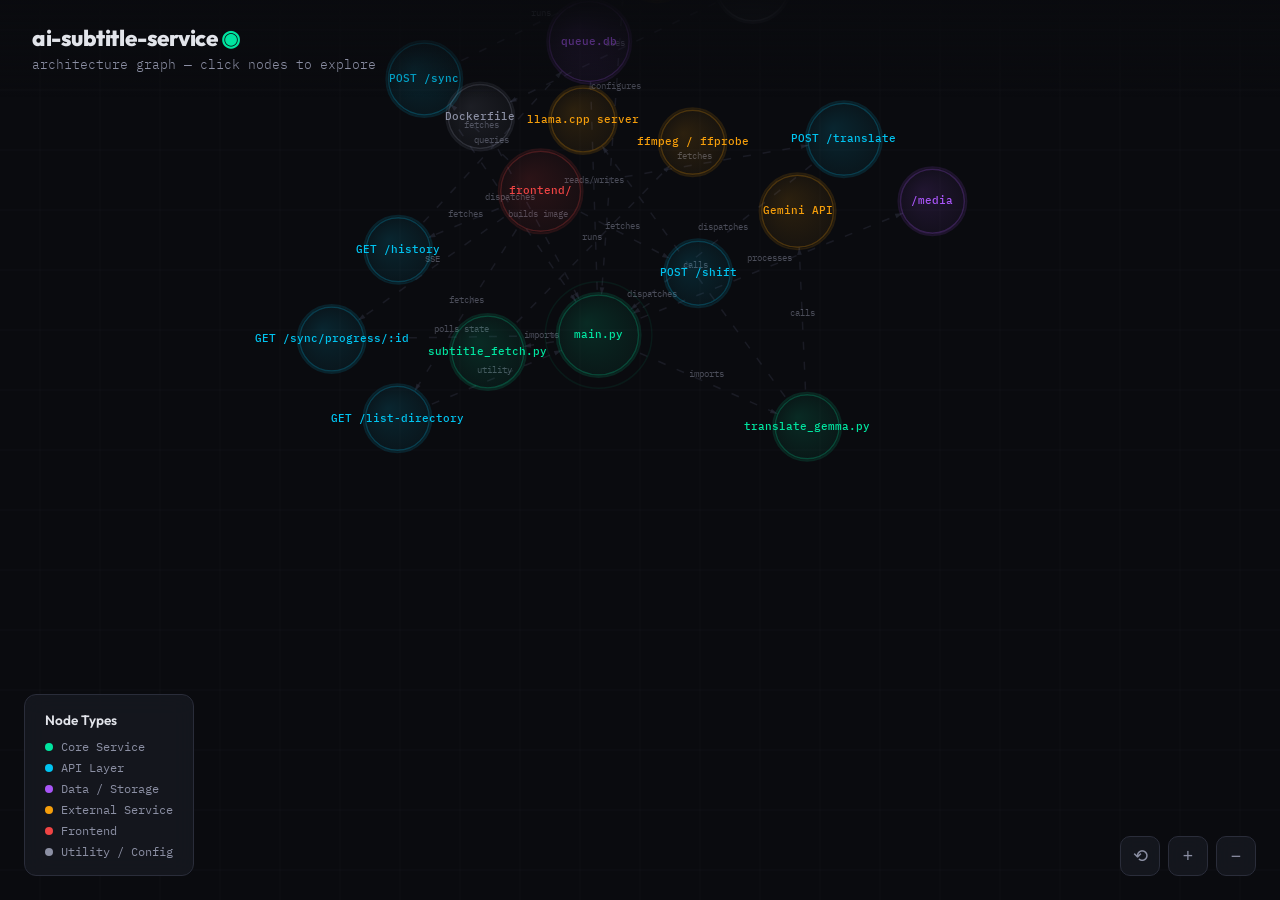
<file: graph.html>
<!DOCTYPE html>
<html lang="en">
<head>
<meta charset="UTF-8">
<meta name="viewport" content="width=device-width, initial-scale=1.0">
<title>ai-subtitle-service — architecture graph</title>
<style>
  @import url('https://fonts.googleapis.com/css2?family=IBM+Plex+Mono:wght@300;400;500;600;700&family=Outfit:wght@200;300;400;600;700;800;900&display=swap');

  * { margin: 0; padding: 0; box-sizing: border-box; }

  :root {
    --bg: #0a0b0f;
    --bg2: #111318;
    --surface: #161820;
    --surface2: #1c1f2a;
    --border: #2a2d3a;
    --text: #e2e4ea;
    --text2: #8b8fa3;
    --accent: #00e5a0;
    --accent2: #00c4f1;
    --accent3: #a855f7;
    --accent4: #f59e0b;
    --accent5: #ef4444;
    --glow: rgba(0, 229, 160, 0.15);
  }

  body {
    background: var(--bg);
    color: var(--text);
    font-family: 'IBM Plex Mono', monospace;
    min-height: 100vh;
    overflow-x: hidden;
  }

  body::before {
    content: '';
    position: fixed;
    inset: 0;
    background:
      radial-gradient(ellipse 80% 60% at 20% 20%, rgba(0,229,160,0.04), transparent),
      radial-gradient(ellipse 60% 50% at 80% 80%, rgba(168,85,247,0.04), transparent),
      radial-gradient(ellipse 50% 40% at 50% 50%, rgba(0,196,241,0.02), transparent);
    pointer-events: none;
    z-index: 0;
  }

  .noise {
    position: fixed;
    inset: 0;
    opacity: 0.03;
    pointer-events: none;
    z-index: 1;
    background-image: url("data:image/svg+xml,%3Csvg viewBox='0 0 256 256' xmlns='http://www.w3.org/2000/svg'%3E%3Cfilter id='n'%3E%3CfeTurbulence type='fractalNoise' baseFrequency='0.9' numOctaves='4' stitchImages='1'/%3E%3C/filter%3E%3Crect width='100%25' height='100%25' filter='url(%23n)'/%3E%3C/svg%3E");
    background-size: 256px 256px;
  }

  .canvas-container {
    position: relative;
    width: 100%;
    min-height: 100vh;
    z-index: 2;
  }

  canvas {
    position: absolute;
    top: 0;
    left: 0;
    width: 100%;
    height: 100%;
  }

  .header {
    position: fixed;
    top: 0;
    left: 0;
    right: 0;
    z-index: 10;
    padding: 24px 32px;
    background: linear-gradient(180deg, rgba(10,11,15,0.95) 0%, rgba(10,11,15,0) 100%);
    pointer-events: none;
  }

  .header h1 {
    font-family: 'Outfit', sans-serif;
    font-weight: 800;
    font-size: 1.4rem;
    letter-spacing: -0.02em;
    color: var(--text);
  }

  .header h1 span {
    color: var(--accent);
  }

  .header p {
    font-size: 0.8rem;
    color: var(--text2);
    margin-top: 4px;
    font-weight: 300;
  }

  .legend {
    position: fixed;
    bottom: 24px;
    left: 24px;
    z-index: 10;
    background: rgba(22,24,32,0.9);
    backdrop-filter: blur(12px);
    border: 1px solid var(--border);
    border-radius: 12px;
    padding: 16px 20px;
    font-size: 0.75rem;
    pointer-events: auto;
  }

  .legend-title {
    font-family: 'Outfit', sans-serif;
    font-weight: 600;
    font-size: 0.85rem;
    margin-bottom: 10px;
    color: var(--text);
  }

  .legend-item {
    display: flex;
    align-items: center;
    gap: 8px;
    margin-top: 6px;
    color: var(--text2);
  }

  .legend-dot {
    width: 8px;
    height: 8px;
    border-radius: 50%;
    flex-shrink: 0;
  }

  .controls {
    position: fixed;
    bottom: 24px;
    right: 24px;
    z-index: 10;
    display: flex;
    gap: 8px;
  }

  .controls button {
    width: 40px;
    height: 40px;
    border-radius: 10px;
    border: 1px solid var(--border);
    background: rgba(22,24,32,0.9);
    backdrop-filter: blur(12px);
    color: var(--text2);
    font-size: 1.1rem;
    cursor: pointer;
    display: flex;
    align-items: center;
    justify-content: center;
    transition: all 0.2s;
  }

  .controls button:hover {
    border-color: var(--accent);
    color: var(--accent);
    background: rgba(0,229,160,0.05);
  }

  .tooltip {
    position: fixed;
    z-index: 100;
    background: rgba(22,24,32,0.95);
    backdrop-filter: blur(16px);
    border: 1px solid var(--border);
    border-radius: 10px;
    padding: 12px 16px;
    font-size: 0.75rem;
    pointer-events: none;
    opacity: 0;
    transition: opacity 0.15s;
    max-width: 280px;
    box-shadow: 0 8px 32px rgba(0,0,0,0.4);
  }

  .tooltip.visible { opacity: 1; }
  .tooltip h3 {
    font-family: 'Outfit', sans-serif;
    font-weight: 600;
    font-size: 0.85rem;
    margin-bottom: 6px;
    color: var(--accent);
  }
  .tooltip p { color: var(--text2); line-height: 1.5; }
  .tooltip .tag {
    display: inline-block;
    padding: 2px 6px;
    border-radius: 4px;
    font-size: 0.65rem;
    margin-top: 6px;
    margin-right: 4px;
    background: rgba(0,229,160,0.1);
    color: var(--accent);
    border: 1px solid rgba(0,229,160,0.2);
  }
</style>
</head>
<body>
<div class="noise"></div>

<div class="header">
  <h1>ai-subtitle-service <span>◉</span></h1>
  <p>architecture graph — click nodes to explore</p>
</div>

<div class="canvas-container">
  <canvas id="graph"></canvas>
</div>

<div class="legend">
  <div class="legend-title">Node Types</div>
  <div class="legend-item"><div class="legend-dot" style="background:var(--accent)"></div> Core Service</div>
  <div class="legend-item"><div class="legend-dot" style="background:var(--accent2)"></div> API Layer</div>
  <div class="legend-item"><div class="legend-dot" style="background:var(--accent3)"></div> Data / Storage</div>
  <div class="legend-item"><div class="legend-dot" style="background:var(--accent4)"></div> External Service</div>
  <div class="legend-item"><div class="legend-dot" style="background:var(--accent5)"></div> Frontend</div>
  <div class="legend-item"><div class="legend-dot" style="background:#8b8fa3"></div> Utility / Config</div>
</div>

<div class="controls">
  <button onclick="resetView()" title="Reset view">⟲</button>
  <button onclick="zoomIn()" title="Zoom in">+</button>
  <button onclick="zoomOut()" title="Zoom out">−</button>
</div>

<div class="tooltip" id="tooltip">
  <h3 id="tt-title"></h3>
  <p id="tt-desc"></p>
  <div id="tt-tags"></div>
</div>

<script>
const canvas = document.getElementById('graph');
const ctx = canvas.getContext('2d');
const tooltip = document.getElementById('tooltip');

let W, H, dpr;
let transform = { x: 0, y: 0, k: 1 };
let dragging = false, dragStart = { x: 0, y: 0 }, trStart = { x: 0, y: 0 };
let hoveredNode = null, selectedNode = null;
let animFrame;
let time = 0;

const nodes = [
  // Core
  { id: 'main', label: 'main.py', desc: 'FastAPI service — translation, shift, sync. Orchestrates the full pipeline.', layer: 0, color: '#00e5a0', tags: ['780 lines', 'FastAPI', 'async'] },
  { id: 'translate_gemma', label: 'translate_gemma.py', desc: 'Local llama.cpp server client for translation fallback.', layer: 0, color: '#00e5a0', tags: ['local inference'] },
  { id: 'subtitle_fetch', label: 'subtitle_fetch.py', desc: 'Subtitle extraction helpers — MKV/MP4 probe & extract.', layer: 0, color: '#00e5a0', tags: ['ffmpeg', 'ffprobe'] },

  // API
  { id: 'translate_ep', label: 'POST /translate', desc: 'Async translation job — splits subtitles, sends to Gemini/TranslateGemma.', layer: 1, color: '#00c4f1', tags: ['background task', 'rate limited'] },
  { id: 'shift_ep', label: 'POST /shift', desc: 'Timing offset — nudges all .zh-tw.srt files by N ms.', layer: 1, color: '#00c4f1', tags: ['pysubs2'] },
  { id: 'sync_ep', label: 'POST /sync', desc: 'Async ffsubsync job with SSE progress streaming.', layer: 1, color: '#00c4f1', tags: ['SSE', 'ffsubsync'] },
  { id: 'sync_progress', label: 'GET /sync/progress/:id', desc: 'SSE endpoint — streams job state every second.', layer: 1, color: '#00c4f1', tags: ['StreamingResponse'] },
  { id: 'history_ep', label: 'GET /history', desc: 'Returns recent operations from the history table.', layer: 1, color: '#00c4f1', tags: ['SQLite'] },
  { id: 'list_ep', label: 'GET /list-directory', desc: 'Lists directory contents for the browser UI.', layer: 1, color: '#00c4f1', tags: ['file browser'] },

  // Data
  { id: 'queue_db', label: 'queue.db', desc: 'SQLite — tracks API usage logs, job queue, and operation history.', layer: 2, color: '#a855f7', tags: ['usage_log', 'job_queue', 'history'] },
  { id: 'media', label: '/media', desc: 'Mounted video directory — contains .mkv, .mp4, .srt files.', layer: 2, color: '#a855f7', tags: ['docker volume'] },

  // External
  { id: 'gemini', label: 'Gemini API', desc: 'Google Gemini AI — primary translation engine.', layer: 3, color: '#f59e0b', tags: ['gemini-2.5-flash-lite', '9500/day limit'] },
  { id: 'llama', label: 'llama.cpp server', desc: 'Local LLM server — fallback translation backend.', layer: 3, color: '#f59e0b', tags: ['TRANSLATOR_BACKEND'] },
  { id: 'ffmpeg', label: 'ffmpeg / ffprobe', desc: 'Video/audio probe and subtitle extraction from containers.', layer: 3, color: '#f59e0b', tags: ['substream extract'] },
  { id: 'ffsubsync', label: 'ffsubsync', desc: 'Auto-aligns subtitle timing with video audio track.', layer: 3, color: '#f59e0b', tags: ['srt mode', 'audio mode'] },

  // Frontend
  { id: 'frontend', label: 'frontend/', desc: 'Three-tab UI — translate, shift, sync. File browser with drag-select.', layer: 4, color: '#ef4444', tags: ['index.html', 'app.js', 'styles.css'] },

  // Config
  { id: 'docker', label: 'Dockerfile', desc: 'Multi-stage build — Python 3.12 + ffmpeg + ffsubsync.', layer: 5, color: '#8b8fa3', tags: ['multi-stage'] },
  { id: 'compose', label: 'docker-compose.yml', desc: 'Orchestrates backend (8000) + frontend (8080) services.', layer: 5, color: '#8b8fa3', tags: ['nginx', 'uvicorn'] },
  { id: 'env', label: '.env', desc: 'GEMINI_API_KEY, GEMINI_MODEL, TRANSLATOR_BACKEND, etc.', layer: 5, color: '#8b8fa3', tags: ['env vars'] },
];

const edges = [
  // Main service connections
  { from: 'main', to: 'translate_gemma', label: 'imports' },
  { from: 'main', to: 'subtitle_fetch', label: 'imports' },
  { from: 'main', to: 'queue_db', label: 'reads/writes' },
  { from: 'main', to: 'media', label: 'processes' },

  // API endpoints connected to main
  { from: 'translate_ep', to: 'main', label: 'dispatches' },
  { from: 'shift_ep', to: 'main', label: 'dispatches' },
  { from: 'sync_ep', to: 'main', label: 'dispatches' },
  { from: 'sync_progress', to: 'main', label: 'polls state' },
  { from: 'history_ep', to: 'queue_db', label: 'queries' },
  { from: 'list_ep', to: 'main', label: 'utility' },

  // External services
  { from: 'translate_gemma', to: 'gemini', label: 'calls' },
  { from: 'translate_gemma', to: 'llama', label: 'calls' },
  { from: 'subtitle_fetch', to: 'ffmpeg', label: 'runs' },
  { from: 'sync_ep', to: 'ffsubsync', label: 'runs' },

  // Frontend
  { from: 'frontend', to: 'translate_ep', label: 'fetches' },
  { from: 'frontend', to: 'shift_ep', label: 'fetches' },
  { from: 'frontend', to: 'sync_ep', label: 'fetches' },
  { from: 'frontend', to: 'sync_progress', label: 'SSE' },
  { from: 'frontend', to: 'list_ep', label: 'fetches' },
  { from: 'frontend', to: 'history_ep', label: 'fetches' },

  // Config
  { from: 'docker', to: 'main', label: 'builds image' },
  { from: 'compose', to: 'docker', label: 'uses' },
  { from: 'env', to: 'main', label: 'configures' },
  { from: 'env', to: 'compose', label: 'configures' },
];

// Force-directed layout
const nodeMap = {};
nodes.forEach(n => {
  n.x = (Math.random() - 0.5) * 400;
  n.y = (Math.random() - 0.5) * 300;
  n.vx = 0;
  n.vy = 0;
  n.radius = 28 + n.tags.length * 4;
  nodeMap[n.id] = n;
});

const layerOrder = {};
nodes.forEach((n, i) => { layerOrder[n.id] = i; });

function simulate() {
  const alpha = 0.3;
  const centerX = 0, centerY = 0;

  // Layer attraction (y-axis grouping)
  nodes.forEach(n => {
    const targetY = -n.layer * 140;
    n.vy += (targetY - n.y) * 0.01;
  });

  // Edge forces
  edges.forEach(e => {
    const a = nodeMap[e.from];
    const b = nodeMap[e.to];
    if (!a || !b) return;
    const dx = b.x - a.x;
    const dy = b.y - a.y;
    const dist = Math.sqrt(dx * dx + dy * dy) || 1;
    const idealDist = 180;
    const force = (dist - idealDist) * 0.01 * alpha;
    const fx = (dx / dist) * force;
    const fy = (dy / dist) * force;
    a.vx += fx; a.vy += fy;
    b.vx -= fx; b.vy -= fy;
  });

  // Node repulsion
  for (let i = 0; i < nodes.length; i++) {
    for (let j = i + 1; j < nodes.length; j++) {
      const a = nodes[i], b = nodes[j];
      const dx = b.x - a.x;
      const dy = b.y - a.y;
      const dist = Math.sqrt(dx * dx + dy * dy) || 1;
      if (dist < 120) {
        const force = (120 - dist) * 0.05;
        const fx = (dx / dist) * force;
        const fy = (dy / dist) * force;
        a.vx -= fx; a.vy -= fy;
        b.vx += fx; b.vy += fy;
      }
    }
  }

  // Center gravity
  nodes.forEach(n => {
    n.vx -= n.x * 0.001;
    n.vy -= n.y * 0.0005;
  });

  // Apply velocity
  nodes.forEach(n => {
    n.vx *= 0.85;
    n.vy *= 0.85;
    n.x += n.vx;
    n.y += n.vy;
  });
}

function resize() {
  dpr = window.devicePixelRatio || 1;
  W = window.innerWidth;
  H = window.innerHeight;
  canvas.width = W * dpr;
  canvas.height = H * dpr;
  canvas.style.width = W + 'px';
  canvas.style.height = H + 'px';
}

function screenX(wx) { return W / 2 + (wx - transform.x) * transform.k; }
function screenY(wy) { return H / 2 + (wy - transform.y) * transform.k; }
function worldX(sx) { return (sx - W / 2) / transform.k + transform.x; }
function worldY(sy) { return (sy - H / 2) / transform.k + transform.y; }

function drawEdge(e, t) {
  const a = nodeMap[e.from];
  const b = nodeMap[e.to];
  if (!a || !b) return;

  const ax = screenX(a.x), ay = screenY(a.y);
  const bx = screenX(b.x), by = screenY(b.y);

  const dx = bx - ax, dy = by - ay;
  const dist = Math.sqrt(dx * dx + dy * dy) || 1;
  const nx = dx / dist, ny = dy / dist;

  const rA = a.radius * transform.k;
  const rB = b.radius * transform.k;

  const sx = ax + nx * rA;
  const sy = ay + ny * rA;
  const ex = bx - nx * rB;
  const ey = by - ny * rB;

  // Animated dash
  const dashLen = 8 * transform.k;
  const dashGap = 12 * transform.k;
  const offset = -t * 40 * transform.k;

  ctx.save();
  ctx.beginPath();
  ctx.setLineDash([dashLen, dashGap]);
  ctx.lineDashOffset = offset;
  ctx.moveTo(sx, sy);
  ctx.lineTo(ex, ey);
  ctx.strokeStyle = 'rgba(42,45,58,0.5)';
  ctx.lineWidth = 1.5 * transform.k;
  ctx.stroke();
  ctx.restore();

  // Arrow
  const arrowSize = 8 * transform.k;
  const angle = Math.atan2(dy, dx);
  ctx.beginPath();
  ctx.moveTo(ex, ey);
  ctx.lineTo(ex - arrowSize * Math.cos(angle - 0.3), ey - arrowSize * Math.sin(angle - 0.3));
  ctx.lineTo(ex - arrowSize * Math.cos(angle + 0.3), ey - arrowSize * Math.sin(angle + 0.3));
  ctx.closePath();
  ctx.fillStyle = 'rgba(42,45,58,0.6)';
  ctx.fill();

  // Edge label
  if (transform.k > 0.7) {
    const mx = (sx + ex) / 2;
    const my = (sy + ey) / 2;
    ctx.save();
    ctx.font = `${9 * transform.k}px 'IBM Plex Mono', monospace`;
    ctx.fillStyle = 'rgba(139,143,163,0.5)';
    ctx.textAlign = 'center';
    ctx.textBaseline = 'middle';
    ctx.fillText(e.label, mx, my - 8 * transform.k);
    ctx.restore();
  }
}

function drawNode(n, t) {
  const cx = screenX(n.x);
  const cy = screenY(n.y);
  const r = n.radius * transform.k;

  const isHovered = hoveredNode === n;
  const isSelected = selectedNode === n;
  const scale = isHovered ? 1.1 : 1;
  const currentR = r * scale;

  // Glow
  if (isHovered || isSelected) {
    const glowR = currentR * 2.5;
    const glow = ctx.createRadialGradient(cx, cy, currentR * 0.5, cx, cy, glowR);
    glow.addColorStop(0, n.color + '30');
    glow.addColorStop(1, n.color + '00');
    ctx.beginPath();
    ctx.arc(cx, cy, glowR, 0, Math.PI * 2);
    ctx.fillStyle = glow;
    ctx.fill();
  }

  // Outer ring
  ctx.beginPath();
  ctx.arc(cx, cy, currentR + 2 * transform.k, 0, Math.PI * 2);
  ctx.strokeStyle = n.color + '20';
  ctx.lineWidth = 2 * transform.k;
  ctx.stroke();

  // Main circle
  const grad = ctx.createRadialGradient(cx - currentR * 0.3, cy - currentR * 0.3, 0, cx, cy, currentR);
  grad.addColorStop(0, n.color + '25');
  grad.addColorStop(1, n.color + '10');
  ctx.beginPath();
  ctx.arc(cx, cy, currentR, 0, Math.PI * 2);
  ctx.fillStyle = grad;
  ctx.fill();

  // Border
  ctx.beginPath();
  ctx.arc(cx, cy, currentR, 0, Math.PI * 2);
  ctx.strokeStyle = n.color + (isHovered || isSelected ? '80' : '40');
  ctx.lineWidth = (isSelected ? 2.5 : 1.5) * transform.k;
  ctx.stroke();

  // Pulsing ring for main node
  if (n.id === 'main') {
    const pulse = Math.sin(t * 2) * 0.5 + 0.5;
    const pulseR = currentR + (8 + pulse * 12) * transform.k;
    ctx.beginPath();
    ctx.arc(cx, cy, pulseR, 0, Math.PI * 2);
    ctx.strokeStyle = `rgba(0,229,160,${0.15 * pulse})`;
    ctx.lineWidth = 1.5 * transform.k;
    ctx.stroke();
  }

  // Label
  ctx.save();
  ctx.font = `${(isHovered ? 600 : 500) * 1} ${11 * transform.k}px 'IBM Plex Mono', monospace`;
  ctx.fillStyle = isHovered ? '#ffffff' : n.color;
  ctx.textAlign = 'center';
  ctx.textBaseline = 'middle';
  ctx.fillText(n.label, cx, cy);
  ctx.restore();

  // Tags below
  if (isHovered && n.tags.length > 0 && transform.k > 0.5) {
    const tagY = cy + currentR + 16 * transform.k;
    ctx.save();
    ctx.font = `${9 * transform.k}px 'IBM Plex Mono', monospace`;
    ctx.textAlign = 'center';
    n.tags.forEach((tag, i) => {
      const tx = cx + (i - (n.tags.length - 1) / 2) * (70 * transform.k);
      ctx.fillStyle = n.color + '40';
      ctx.beginPath();
      const tw = ctx.measureText(tag).width;
      const tw2 = Math.max(tw, 30 * transform.k);
      const boxW = tw2 + 8 * transform.k;
      const boxH = 16 * transform.k;
      const bx = tx - boxW / 2;
      const by = tagY + i * (boxH + 4 * transform.k);
      roundRect(ctx, bx, by, boxW, boxH, 4 * transform.k);
      ctx.fill();
      ctx.fillStyle = n.color + 'aa';
      ctx.fillText(tag, tx, by + boxH / 2);
    });
    ctx.restore();
  }
}

function roundRect(ctx, x, y, w, h, r) {
  ctx.beginPath();
  ctx.moveTo(x + r, y);
  ctx.lineTo(x + w - r, y);
  ctx.quadraticCurveTo(x + w, y, x + w, y + r);
  ctx.lineTo(x + w, y + h - r);
  ctx.quadraticCurveTo(x + w, y + h, x + w - r, y + h);
  ctx.lineTo(x + r, y + h);
  ctx.quadraticCurveTo(x, y + h, x, y + h - r);
  ctx.lineTo(x, y + r);
  ctx.quadraticCurveTo(x, y, x + r, y);
  ctx.closePath();
}

function render(t) {
  time = t / 1000;
  simulate();

  ctx.setTransform(dpr, 0, 0, dpr, 0, 0);
  ctx.fillStyle = '#0a0b0f';
  ctx.fillRect(0, 0, W, H);

  // Grid
  ctx.save();
  ctx.strokeStyle = 'rgba(42,45,58,0.15)';
  ctx.lineWidth = 1;
  const gridSize = 60 * transform.k;
  const offsetX = (-transform.x * transform.k + W / 2) % gridSize;
  const offsetY = (-transform.y * transform.k + H / 2) % gridSize;
  for (let x = offsetX; x < W; x += gridSize) {
    ctx.beginPath();
    ctx.moveTo(x, 0);
    ctx.lineTo(x, H);
    ctx.stroke();
  }
  for (let y = offsetY; y < H; y += gridSize) {
    ctx.beginPath();
    ctx.moveTo(0, y);
    ctx.lineTo(W, y);
    ctx.stroke();
  }
  ctx.restore();

  // Draw edges
  edges.forEach(e => drawEdge(e, time));

  // Draw nodes
  nodes.forEach(n => drawNode(n, time));

  animFrame = requestAnimationFrame(render);
}

// Interaction
function getNodeAt(sx, sy) {
  const wx = worldX(sx);
  const wy = worldY(sy);
  for (let i = nodes.length - 1; i >= 0; i--) {
    const n = nodes[i];
    const dx = wx - n.x;
    const dy = wy - n.y;
    if (Math.sqrt(dx * dx + dy * dy) < n.radius + 5) return n;
  }
  return null;
}

canvas.addEventListener('mousemove', e => {
  const rect = canvas.getBoundingClientRect();
  const mx = e.clientX - rect.left;
  const my = e.clientY - rect.top;

  if (dragging) {
    transform.x = trStart.x - (mx - dragStart.x) / transform.k;
    transform.y = trStart.y - (my - dragStart.y) / transform.k;
    return;
  }

  const node = getNodeAt(mx, my);
  hoveredNode = node;
  canvas.style.cursor = node ? 'pointer' : 'grab';

  if (node) {
    tooltip.classList.add('visible');
    document.getElementById('tt-title').textContent = node.label;
    document.getElementById('tt-desc').textContent = node.desc;
    const tagsEl = document.getElementById('tt-tags');
    tagsEl.innerHTML = node.tags.map(t => `<span class="tag">${t}</span>`).join('');

    let tx = e.clientX + 16;
    let ty = e.clientY - 10;
    if (tx + 280 > W) tx = e.clientX - 280;
    if (ty + 100 > H) ty = e.clientY - 100;
    tooltip.style.left = tx + 'px';
    tooltip.style.top = ty + 'px';
  } else {
    tooltip.classList.remove('visible');
  }
});

canvas.addEventListener('mousedown', e => {
  const rect = canvas.getBoundingClientRect();
  const mx = e.clientX - rect.left;
  const my = e.clientY - rect.top;

  const node = getNodeAt(mx, my);
  if (node) {
    selectedNode = node;
    return;
  }

  dragging = true;
  dragStart = { x: mx, y: my };
  trStart = { x: transform.x, y: transform.y };
  canvas.style.cursor = 'grabbing';
});

canvas.addEventListener('mouseup', () => {
  dragging = false;
  canvas.style.cursor = hoveredNode ? 'pointer' : 'grab';
});

canvas.addEventListener('mouseleave', () => {
  dragging = false;
  hoveredNode = null;
  tooltip.classList.remove('visible');
});

canvas.addEventListener('wheel', e => {
  e.preventDefault();
  const delta = e.deltaY > 0 ? 0.9 : 1.1;
  const newK = Math.max(0.3, Math.min(3, transform.k * delta));

  // Zoom toward cursor
  const wx = worldX(e.clientX - canvas.getBoundingClientRect().left);
  const wy = worldY(e.clientY - canvas.getBoundingClientRect().top);
  transform.x += (wx - worldX(e.clientX - canvas.getBoundingClientRect().left)) * (1 - delta);
  transform.y += (wy - worldY(e.clientY - canvas.getBoundingClientRect().top)) * (1 - delta);
  transform.k = newK;
}, { passive: false });

function resetView() {
  transform = { x: 0, y: 0, k: 1 };
  selectedNode = null;
}

function zoomIn() { transform.k = Math.min(3, transform.k * 1.2); }
function zoomOut() { transform.k = Math.max(0.3, transform.k * 0.8); }

window.addEventListener('resize', resize);
resize();
requestAnimationFrame(render);
</script>
</body>
</html>
</file>
